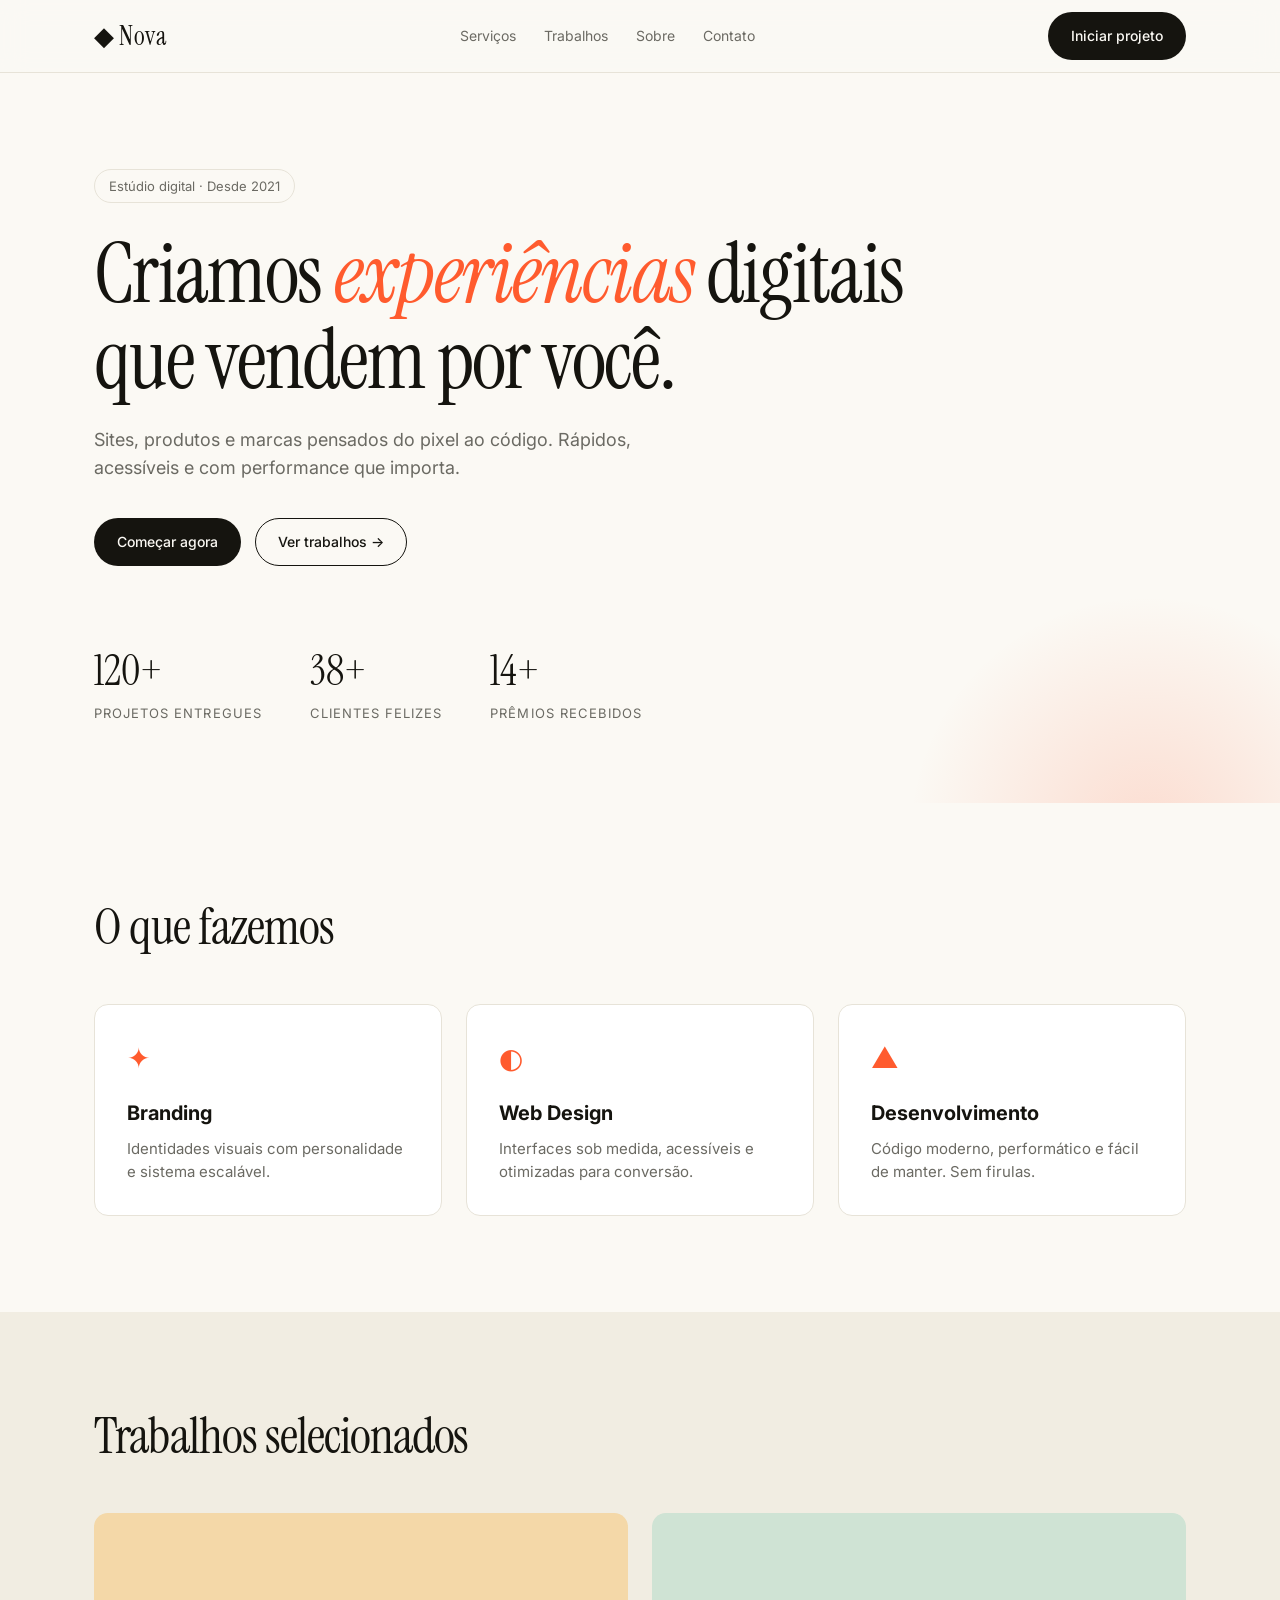
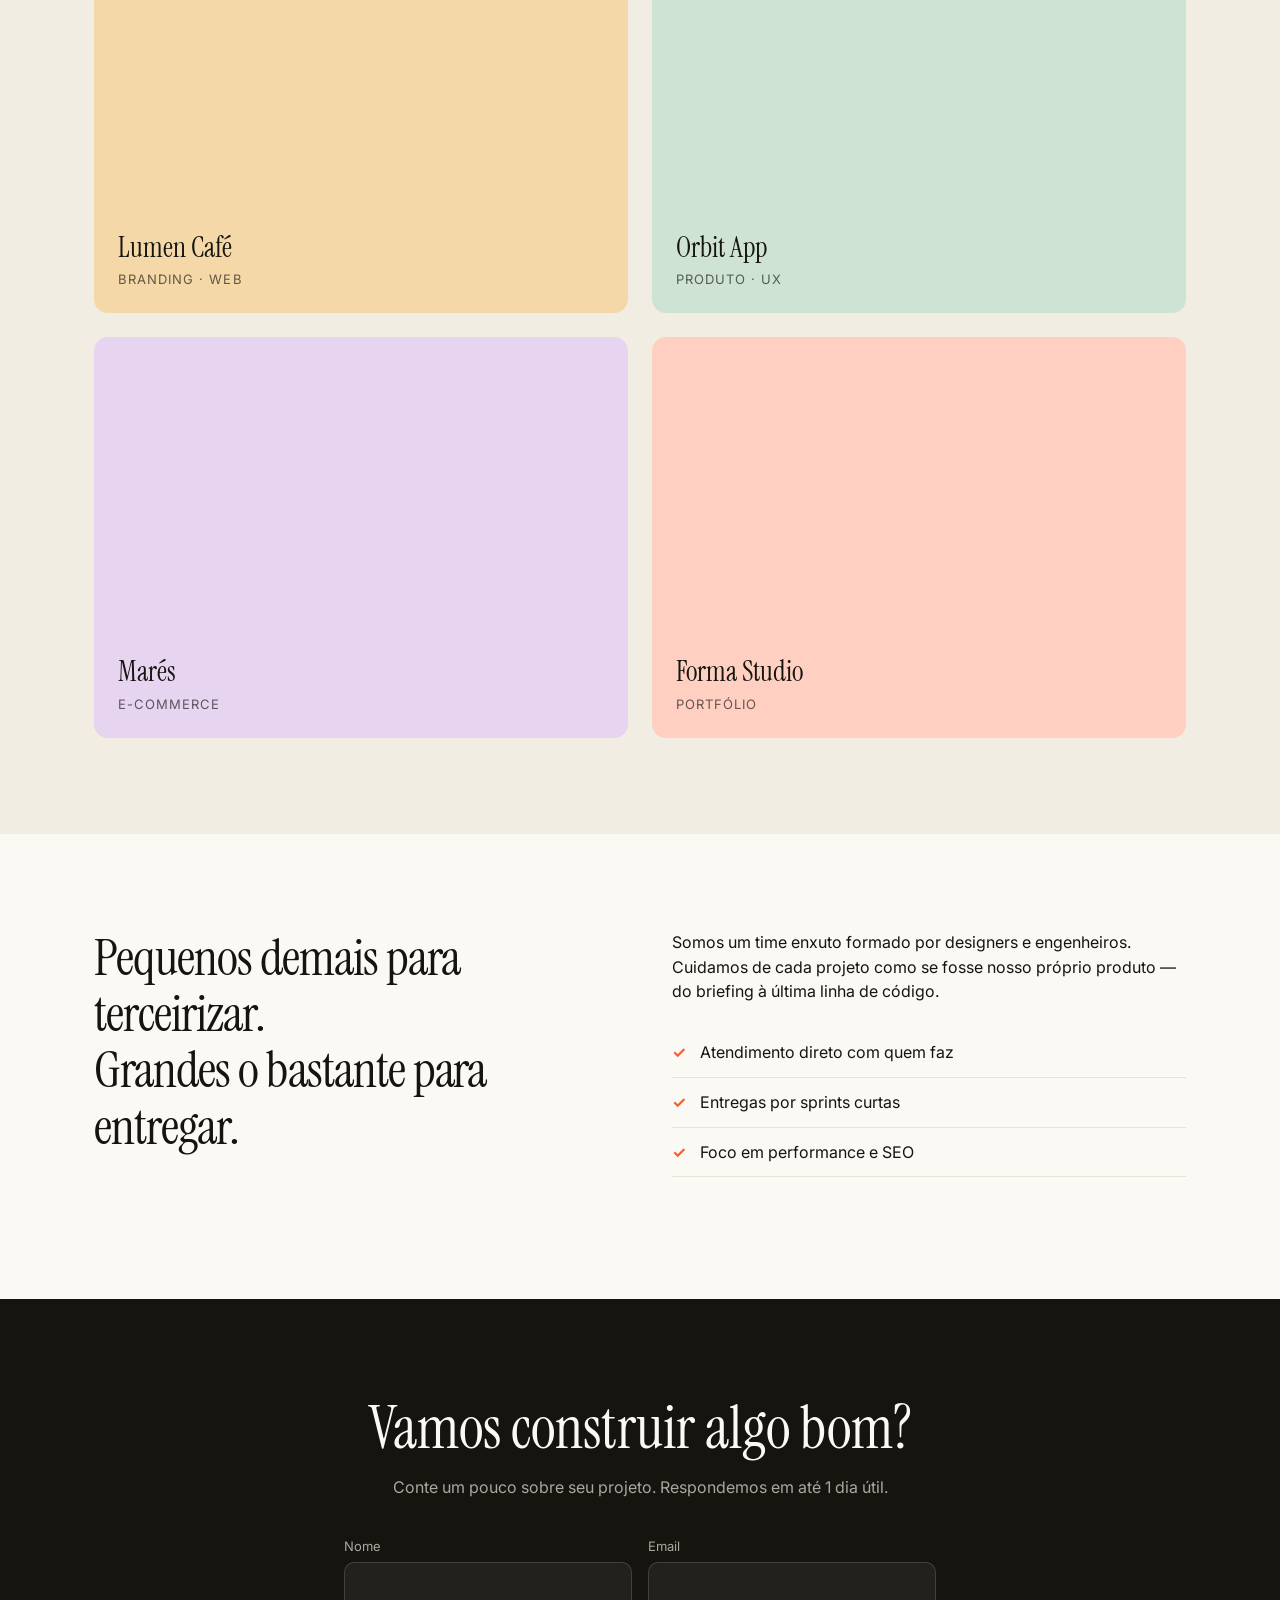
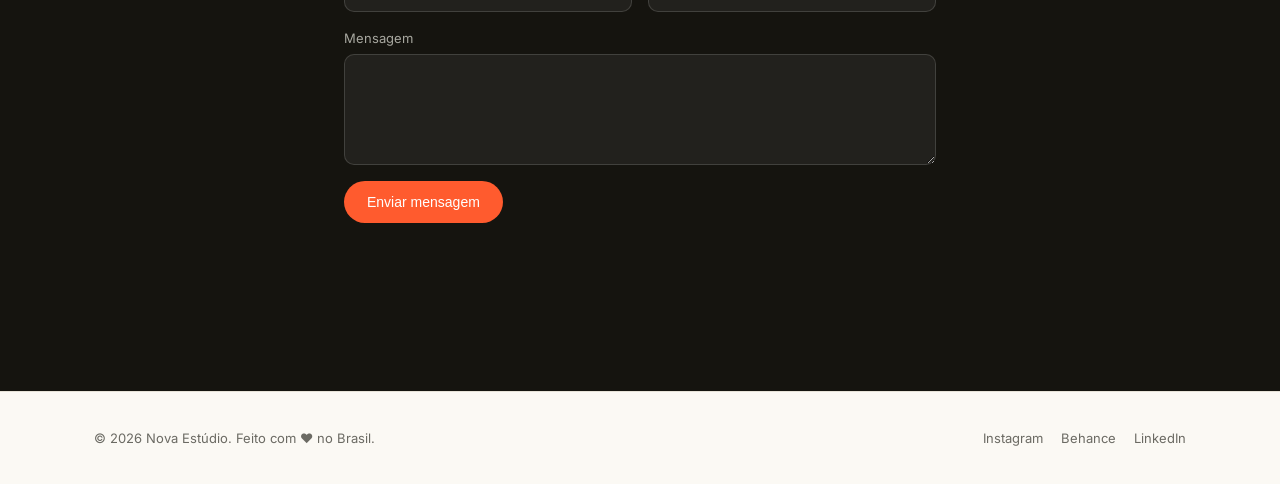
<file: public/static-site/index.html>
<!DOCTYPE html>
<html lang="pt-BR">
<head>
<meta charset="UTF-8" />
<meta name="viewport" content="width=device-width, initial-scale=1.0" />
<title>Nova — Estúdio Digital</title>
<meta name="description" content="Nova é um estúdio digital que cria experiências web rápidas, elegantes e mensuráveis." />
<link rel="preconnect" href="https://fonts.googleapis.com" />
<link rel="preconnect" href="https://fonts.gstatic.com" crossorigin />
<link href="https://fonts.googleapis.com/css2?family=Instrument+Serif&family=Inter:wght@400;500;600;700&display=swap" rel="stylesheet" />
<link rel="stylesheet" href="styles.css" />
</head>
<body>
<header class="nav">
  <div class="container nav__inner">
    <a href="#" class="brand">◆ Nova</a>
    <nav class="nav__links">
      <a href="#servicos">Serviços</a>
      <a href="#trabalhos">Trabalhos</a>
      <a href="#sobre">Sobre</a>
      <a href="#contato">Contato</a>
    </nav>
    <a href="#contato" class="btn btn--primary">Iniciar projeto</a>
    <button class="nav__toggle" aria-label="Menu" id="navToggle">☰</button>
  </div>
</header>

<main>
  <section class="hero">
    <div class="container hero__inner">
      <span class="eyebrow">Estúdio digital · Desde 2021</span>
      <h1 class="hero__title">
        Criamos <em>experiências</em> digitais<br/>que vendem por você.
      </h1>
      <p class="hero__lead">
        Sites, produtos e marcas pensados do pixel ao código. Rápidos, acessíveis e com performance que importa.
      </p>
      <div class="hero__cta">
        <a href="#contato" class="btn btn--primary">Começar agora</a>
        <a href="#trabalhos" class="btn btn--ghost">Ver trabalhos →</a>
      </div>
      <div class="hero__stats">
        <div><strong data-count="120">0</strong><span>projetos entregues</span></div>
        <div><strong data-count="38">0</strong><span>clientes felizes</span></div>
        <div><strong data-count="14">0</strong><span>prêmios recebidos</span></div>
      </div>
    </div>
  </section>

  <section id="servicos" class="section">
    <div class="container">
      <h2 class="section__title">O que fazemos</h2>
      <div class="grid grid--3">
        <article class="card">
          <div class="card__icon">✦</div>
          <h3>Branding</h3>
          <p>Identidades visuais com personalidade e sistema escalável.</p>
        </article>
        <article class="card">
          <div class="card__icon">◐</div>
          <h3>Web Design</h3>
          <p>Interfaces sob medida, acessíveis e otimizadas para conversão.</p>
        </article>
        <article class="card">
          <div class="card__icon">▲</div>
          <h3>Desenvolvimento</h3>
          <p>Código moderno, performático e fácil de manter. Sem firulas.</p>
        </article>
      </div>
    </div>
  </section>

  <section id="trabalhos" class="section section--alt">
    <div class="container">
      <h2 class="section__title">Trabalhos selecionados</h2>
      <div class="grid grid--2">
        <a class="work" style="--c:#f4d8a8"><span>Lumen Café</span><em>Branding · Web</em></a>
        <a class="work" style="--c:#cfe3d4"><span>Orbit App</span><em>Produto · UX</em></a>
        <a class="work" style="--c:#e7d4f0"><span>Marés</span><em>E-commerce</em></a>
        <a class="work" style="--c:#ffd0c2"><span>Forma Studio</span><em>Portfólio</em></a>
      </div>
    </div>
  </section>

  <section id="sobre" class="section">
    <div class="container about">
      <div>
        <h2 class="section__title">Pequenos demais para terceirizar.<br/>Grandes o bastante para entregar.</h2>
      </div>
      <div>
        <p>Somos um time enxuto formado por designers e engenheiros. Cuidamos de cada projeto como se fosse nosso próprio produto — do briefing à última linha de código.</p>
        <ul class="checklist">
          <li>Atendimento direto com quem faz</li>
          <li>Entregas por sprints curtas</li>
          <li>Foco em performance e SEO</li>
        </ul>
      </div>
    </div>
  </section>

  <section id="contato" class="section section--cta">
    <div class="container cta">
      <h2>Vamos construir algo bom?</h2>
      <p>Conte um pouco sobre seu projeto. Respondemos em até 1 dia útil.</p>
      <form id="contactForm" class="form" novalidate>
        <div class="form__row">
          <label>Nome<input type="text" name="nome" required /></label>
          <label>Email<input type="email" name="email" required /></label>
        </div>
        <label>Mensagem<textarea name="mensagem" rows="4" required></textarea></label>
        <button type="submit" class="btn btn--primary">Enviar mensagem</button>
        <p id="formMsg" class="form__msg" role="status"></p>
      </form>
    </div>
  </section>
</main>

<footer class="footer">
  <div class="container footer__inner">
    <span>© <span id="year"></span> Nova Estúdio. Feito com ♥ no Brasil.</span>
    <div class="footer__links">
      <a href="#">Instagram</a>
      <a href="#">Behance</a>
      <a href="#">LinkedIn</a>
    </div>
  </div>
</footer>

<script src="script.js"></script>
</body>
</html>
</file>
<file: public/static-site/styles.css>
:root{
  --bg:#fbf9f4;
  --ink:#15140f;
  --muted:#6b6a63;
  --accent:#ff5b2e;
  --line:#e7e3d8;
  --card:#fff;
  --radius:14px;
  --max:1140px;
}
*{box-sizing:border-box;margin:0;padding:0}
html{scroll-behavior:smooth}
body{
  font-family:'Inter',system-ui,sans-serif;
  background:var(--bg);color:var(--ink);
  line-height:1.55;-webkit-font-smoothing:antialiased;
}
img{max-width:100%;display:block}
a{color:inherit;text-decoration:none}
.container{max-width:var(--max);margin:0 auto;padding:0 24px}

/* Nav */
.nav{position:sticky;top:0;z-index:50;backdrop-filter:blur(12px);
  background:color-mix(in oklab,var(--bg) 80%,transparent);
  border-bottom:1px solid var(--line)}
.nav__inner{display:flex;align-items:center;justify-content:space-between;height:72px;gap:24px}
.brand{font-family:'Instrument Serif',serif;font-size:26px;letter-spacing:.5px}
.nav__links{display:flex;gap:28px}
.nav__links a{font-size:14px;color:var(--muted);transition:color .2s}
.nav__links a:hover{color:var(--ink)}
.nav__toggle{display:none;background:none;border:0;font-size:22px;cursor:pointer}

/* Buttons */
.btn{display:inline-flex;align-items:center;gap:8px;padding:12px 22px;border-radius:999px;
  font-size:14px;font-weight:500;transition:transform .2s,background .2s,color .2s;cursor:pointer;border:1px solid transparent}
.btn--primary{background:var(--ink);color:var(--bg)}
.btn--primary:hover{background:var(--accent);transform:translateY(-1px)}
.btn--ghost{border-color:var(--ink);color:var(--ink)}
.btn--ghost:hover{background:var(--ink);color:var(--bg)}

/* Hero */
.hero{padding:96px 0 80px;position:relative;overflow:hidden}
.hero::before{content:"";position:absolute;inset:auto -10% -40% auto;width:520px;height:520px;
  background:radial-gradient(circle,var(--accent),transparent 65%);opacity:.18;border-radius:50%}
.eyebrow{display:inline-block;font-size:13px;color:var(--muted);
  border:1px solid var(--line);padding:6px 14px;border-radius:999px;margin-bottom:28px}
.hero__title{font-family:'Instrument Serif',serif;font-weight:400;
  font-size:clamp(40px,7vw,84px);line-height:1.02;letter-spacing:-.02em;max-width:900px}
.hero__title em{color:var(--accent);font-style:italic}
.hero__lead{margin:24px 0 36px;font-size:18px;color:var(--muted);max-width:560px}
.hero__cta{display:flex;gap:14px;flex-wrap:wrap}
.hero__stats{display:flex;gap:48px;margin-top:72px;flex-wrap:wrap}
.hero__stats div{display:flex;flex-direction:column}
.hero__stats strong{font-family:'Instrument Serif',serif;font-size:42px;font-weight:400}
.hero__stats span{font-size:13px;color:var(--muted);text-transform:uppercase;letter-spacing:.08em}

/* Sections */
.section{padding:96px 0}
.section--alt{background:#f1ede2}
.section__title{font-family:'Instrument Serif',serif;font-weight:400;
  font-size:clamp(32px,4vw,52px);line-height:1.1;letter-spacing:-.02em;margin-bottom:48px}

.grid{display:grid;gap:24px}
.grid--3{grid-template-columns:repeat(3,1fr)}
.grid--2{grid-template-columns:repeat(2,1fr)}

.card{background:var(--card);border:1px solid var(--line);border-radius:var(--radius);
  padding:32px;transition:transform .25s,box-shadow .25s}
.card:hover{transform:translateY(-4px);box-shadow:0 20px 40px -20px rgba(0,0,0,.15)}
.card__icon{font-size:28px;color:var(--accent);margin-bottom:18px}
.card h3{font-size:20px;margin-bottom:8px}
.card p{color:var(--muted);font-size:15px}

.work{display:flex;flex-direction:column;justify-content:flex-end;
  aspect-ratio:4/3;border-radius:var(--radius);padding:24px;background:var(--c,#eee);
  color:var(--ink);transition:transform .3s;cursor:pointer}
.work:hover{transform:scale(1.01)}
.work span{font-family:'Instrument Serif',serif;font-size:28px}
.work em{font-style:normal;font-size:13px;color:rgba(0,0,0,.6);text-transform:uppercase;letter-spacing:.08em}

/* About */
.about{display:grid;grid-template-columns:1fr 1fr;gap:64px;align-items:start}
.checklist{list-style:none;margin-top:24px}
.checklist li{padding:12px 0;border-bottom:1px solid var(--line);position:relative;padding-left:28px}
.checklist li::before{content:"✓";position:absolute;left:0;color:var(--accent);font-weight:700}

/* CTA */
.section--cta{background:var(--ink);color:var(--bg)}
.cta{text-align:center;max-width:640px;margin:0 auto}
.cta h2{font-family:'Instrument Serif',serif;font-weight:400;
  font-size:clamp(36px,5vw,60px);line-height:1.1;margin-bottom:14px}
.cta p{color:#a8a8a0;margin-bottom:36px}
.form{display:flex;flex-direction:column;gap:16px;text-align:left}
.form__row{display:grid;grid-template-columns:1fr 1fr;gap:16px}
.form label{display:flex;flex-direction:column;font-size:13px;color:#a8a8a0;gap:6px}
.form input,.form textarea{background:rgba(255,255,255,.06);border:1px solid rgba(255,255,255,.14);
  border-radius:10px;padding:14px;color:var(--bg);font:inherit;outline:none;transition:border-color .2s}
.form input:focus,.form textarea:focus{border-color:var(--accent)}
.form textarea{resize:vertical}
.form .btn{align-self:flex-start;background:var(--accent);color:#fff}
.form .btn:hover{background:#fff;color:var(--ink)}
.form__msg{min-height:20px;font-size:14px;color:var(--accent)}
.form__msg.success{color:#7ee08a}

/* Footer */
.footer{padding:36px 0;border-top:1px solid var(--line);font-size:13px;color:var(--muted)}
.footer__inner{display:flex;justify-content:space-between;flex-wrap:wrap;gap:16px}
.footer__links{display:flex;gap:18px}
.footer__links a:hover{color:var(--ink)}

/* Reveal */
.reveal{opacity:0;transform:translateY(20px);transition:opacity .8s,transform .8s}
.reveal.in{opacity:1;transform:none}

/* Responsive */
@media(max-width:820px){
  .nav__links,.nav .btn{display:none}
  .nav__toggle{display:block}
  .nav.open .nav__links{display:flex;position:absolute;top:72px;left:0;right:0;
    flex-direction:column;background:var(--bg);padding:20px 24px;border-bottom:1px solid var(--line)}
  .grid--3,.grid--2,.about,.form__row{grid-template-columns:1fr}
  .section{padding:72px 0}
  .hero{padding:64px 0 48px}
  .hero__stats{gap:32px;margin-top:48px}
}
</file>
